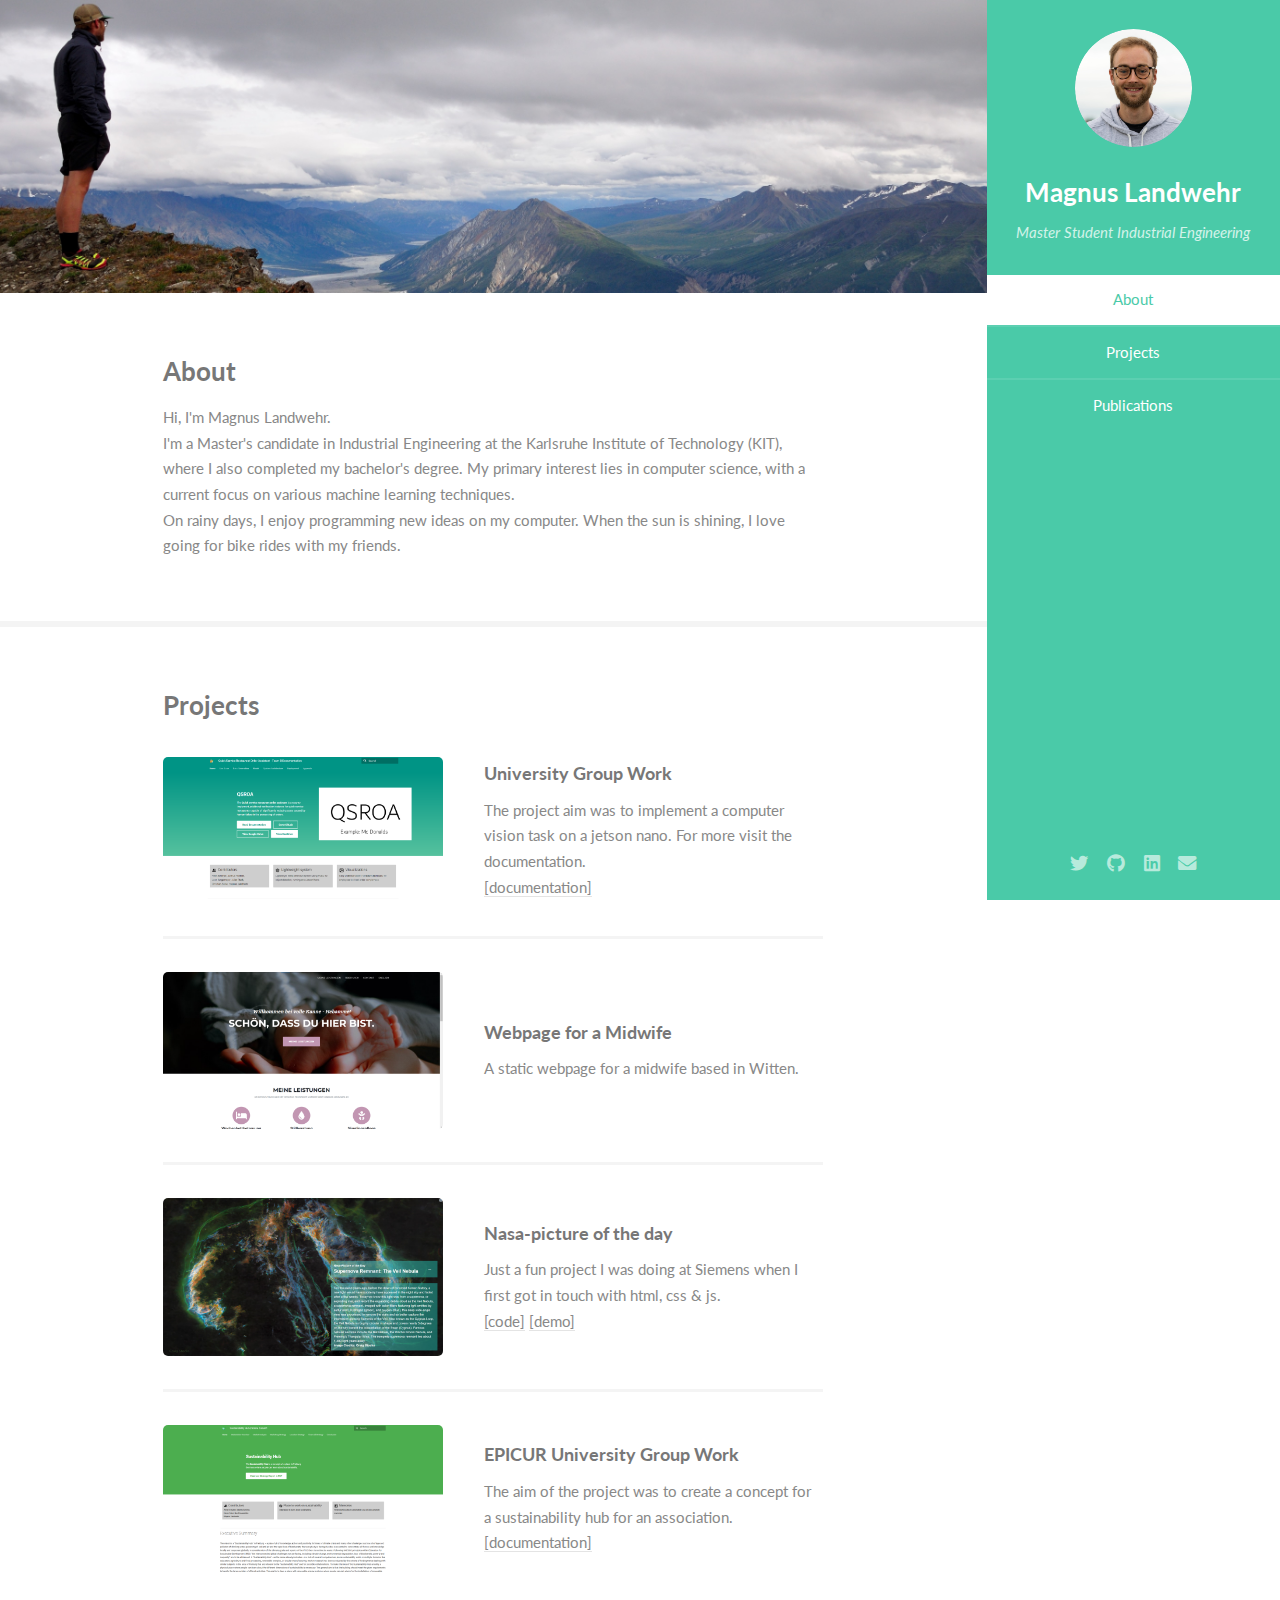
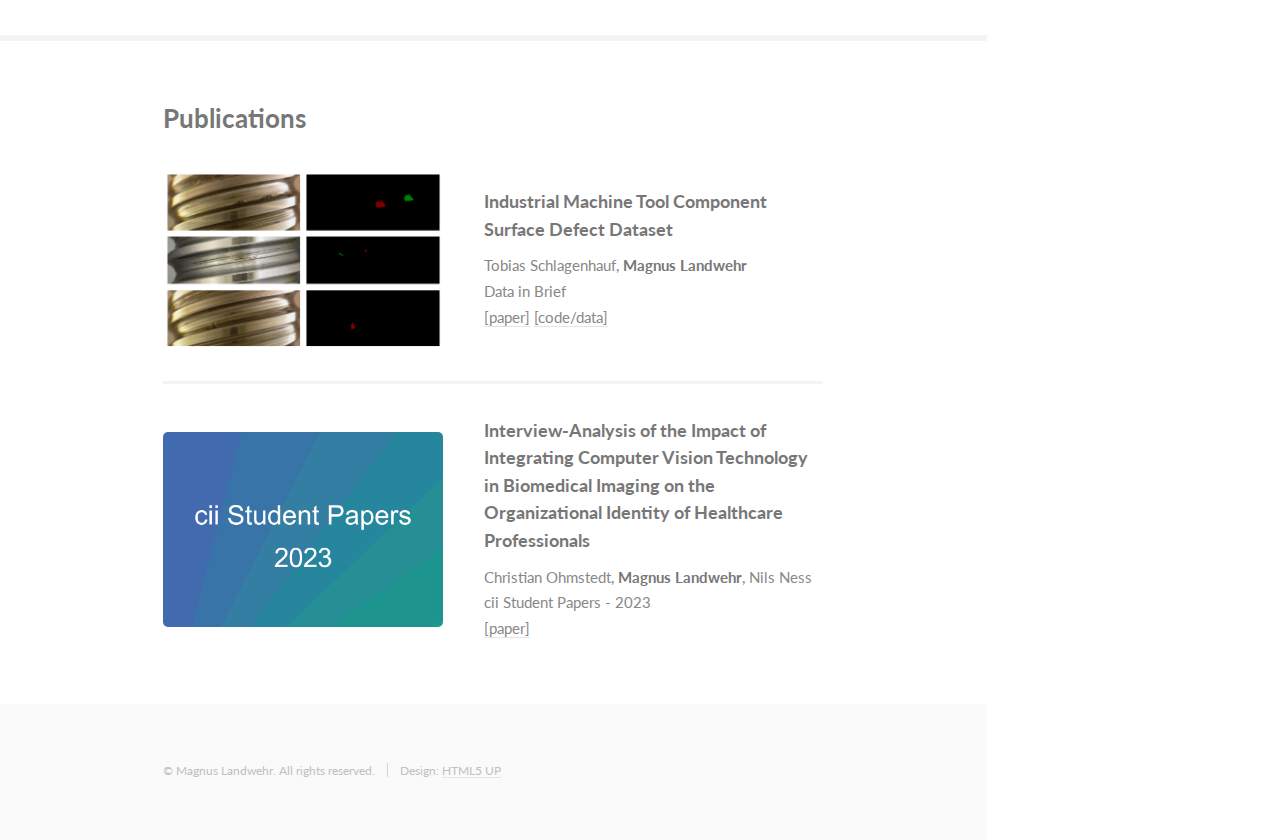
<file: index.html>
<!DOCTYPE HTML>
<!--
	Read Only by HTML5 UP
	html5up.net | @ajlkn
	Free for personal and commercial use under the CCA 3.0 license (html5up.net/license)
-->
<html>
	<head>
		<title>Magnus Landwehr</title>
		<meta charset="utf-8" />
		<meta name="viewport" content="width=device-width, initial-scale=1, user-scalable=no" />
		<meta name="description" content="Magnus Landwehrs own webpage.">
		<meta name="author" content="Magnus Landwehr">
		<meta name="keywords" content="about, about me, Magnus Landwehr, self, own, cv, vitae">
		
		<link rel="stylesheet" href="assets/css/main.css" />
	</head>
	<body class="is-preload">

		<!-- Header -->
			<section id="header">
				<header>
					<span class="image avatar"><img src="images/avatar.jpg" alt="" /></span>
					<h1 id="logo"><a href="#">Magnus Landwehr</a></h1>
					<p>Master Student Industrial Engineering</p>
				</header>
				<nav id="nav">
					<ul>
						<li><a href="#one" class="active">About</a></li>
						<li><a href="#two">Projects</a></li>
						<li><a href="#three">Publications</a></li>
						<!-- <li><a href="#four">CV</a></li> -->
					</ul>
				</nav>
				<footer>
					<ul class="icons">
						<li><a href="https://twitter.com/Sungsy4" class="icon brands fa-twitter"><span class="label">Twitter</span></a></li>
						<li><a href="https://github.com/sungsy" class="icon brands fa-github"><span class="label">Github</span></a></li>
						<li><a href="https://www.linkedin.com/in/magnus-landwehr-399b44144/" class="icon brands fa-linkedin"><span class="label">LinkedIn</span></a></li>
						<li><a href="mailto:magnus.landwehr@student.kit.edu" class="icon solid fa-envelope"><span class="label">Email</span></a></li>
					</ul>
				</footer>
			</section>

		<!-- Wrapper -->
			<div id="wrapper">

				<!-- Main -->
					<div id="main">

						<!-- One -->
							<section id="one">
								<div class="image main" data-position="center">
									<img src="images/banner.jpg" alt="" />
								</div>
								<div class="container">
									<h3>About</h3>

									<p>
										Hi, I'm Magnus Landwehr. <br>
										I'm a Master's candidate in Industrial Engineering at the Karlsruhe Institute of Technology (KIT), 
										where I also completed my bachelor's degree. My primary interest lies in computer science, 
										with a current focus on various machine learning techniques. <br>
										On rainy days, I enjoy programming new ideas on my computer. When the sun is shining, I love going for bike rides with my friends.
									</p>
								</div>
							</section>

						<!-- Two -->
							<section id="two">
								<div class="container">
									<h3>Projects</h3>
									<p></p>
									<div class="features">
										<article>
											<a href="https://aissgroup.github.io/documentation/" class="image"><img src="images/pic02.png" alt="" /></a>
											<div class="inner">
												<h4>University Group Work</h4>
												<p>The project aim was to implement a computer vision task on a jetson nano. For more visit the documentation.<br>
												<a href="https://aissgroup.github.io/documentation/">[documentation]</a></p>
											</div>
										</article>
										<article>
											<a class="image"><img src="images/pic04.png" alt="" /></a>
											<div class="inner">
												<h4>Webpage for a Midwife</h4>
												<p>A static webpage for a midwife based in Witten.<br>
											</div>
										</article>
										<article>
											<a href="https://sungsy.github.io/NasaPictureOfTheDay/" class="image"><img src="images/pic03.png" alt="" /></a>
											<div class="inner">
												<h4>Nasa-picture of the day</h4>
												<p>Just a fun project I was doing at Siemens when I first got in touch with html, css & js.<br>
												<a href="https://github.com/sungsy/NasaPictureOfTheDay">[code]</a> <a href="https://sungsy.github.io/NasaPictureOfTheDay/">[demo]</a></p>
											</div>
										</article>
										<article>
											<a href="https://sungsy.github.io/Sustainability_Hub/" class="image"><img src="images/pic06.png" alt="" /></a>
											<div class="inner">
												<h4>EPICUR University Group Work</h4>
												<p>The aim of the project was to create a concept for a sustainability hub for an association.<br>
												<a href="https://sungsy.github.io/Sustainability_Hub/">[documentation]</a></p>
											</div>
										</article>
									</div>
								</div>
							</section>
						<!-- Three -->
							<section id="three">
								<div class="container">
									<h3>Publications</h3>
									<p></p>
									<div class="features">
										<article>
											<a href="https://www.sciencedirect.com/science/article/pii/S2352340921009185" class="image"><img src="images/pic01.png" alt="" /></a>
											<div class="inner">
												<h4>Industrial Machine Tool Component
													Surface Defect Dataset</h4>
												<p>Tobias Schlagenhauf, <b>Magnus Landwehr</b><br>
												Data in Brief <br>
												<a href="https://www.sciencedirect.com/science/article/pii/S2352340921009185">[paper]</a> <a href="https://github.com/2Obe/BSData">[code/data]</a></p>
											</div>
										</article>
										<article>
											<a href="https://publikationen.bibliothek.kit.edu/1000162331" class="image"><img src="images/pic05.png" alt="" /></a>
											<div class="inner">
												<h4>Interview-Analysis of the Impact of Integrating Computer Vision Technology in 
													Biomedical Imaging on the Organizational Identity of Healthcare Professionals</h4>
												<p>Christian Ohmstedt, <b>Magnus Landwehr</b>, Nils Ness<br>
													cii Student Papers - 2023<br>
												<a href="https://publikationen.bibliothek.kit.edu/1000162331">[paper]</a></p>
											</div>
										</article>										
									</div>
								</div>
							</section>

						<!-- Four 
							<section id="four">
								<div class="container">
									<h3>CV</h3>
									<p>You can download my current CV <a href="documents/CV_for_github.pdf">here</a></p>

								</div>
							</section>						
						-->
					</div>

				<!-- Footer -->
					<section id="footer">
						<div class="container">
							<ul class="copyright">
								<li>&copy; Magnus Landwehr. All rights reserved.</li><li>Design: <a href="http://html5up.net">HTML5 UP</a></li>
							</ul>
						</div>
					</section>

			</div>

		<!-- Scripts -->
			<script src="assets/js/jquery.min.js"></script>
			<script src="assets/js/jquery.scrollex.min.js"></script>
			<script src="assets/js/jquery.scrolly.min.js"></script>
			<script src="assets/js/browser.min.js"></script>
			<script src="assets/js/breakpoints.min.js"></script>
			<script src="assets/js/util.js"></script>
			<script src="assets/js/main.js"></script>

	</body>
</html>
</file>
<file: assets/css/main.css>
@import url("fontawesome-all.min.css");
@import url("https://fonts.googleapis.com/css?family=Lato:400,400italic,700,700italic|Source+Code+Pro:400");

/*
	Read Only by HTML5 UP
	html5up.net | @ajlkn
	Free for personal and commercial use under the CCA 3.0 license (html5up.net/license)
*/

html, body, div, span, applet, object,
iframe, h1, h2, h3, h4, h5, h6, p, blockquote,
pre, a, abbr, acronym, address, big, cite,
code, del, dfn, em, img, ins, kbd, q, s, samp,
small, strike, strong, sub, sup, tt, var, b,
u, i, center, dl, dt, dd, ol, ul, li, fieldset,
form, label, legend, table, caption, tbody,
tfoot, thead, tr, th, td, article, aside,
canvas, details, embed, figure, figcaption,
footer, header, hgroup, menu, nav, output, ruby,
section, summary, time, mark, audio, video {
	margin: 0;
	padding: 0;
	border: 0;
	font-size: 100%;
	font: inherit;
	vertical-align: baseline;}

article, aside, details, figcaption, figure,
footer, header, hgroup, menu, nav, section {
	display: block;}

body {
	line-height: 1;
}

ol, ul {
	list-style: none;
}

blockquote, q {
	quotes: none;
}

	blockquote:before, blockquote:after, q:before, q:after {
		content: '';
		content: none;
	}

table {
	border-collapse: collapse;
	border-spacing: 0;
}

body {
	-webkit-text-size-adjust: none;
}

mark {
	background-color: transparent;
	color: inherit;
}

input::-moz-focus-inner {
	border: 0;
	padding: 0;
}

input, select, textarea {
	-moz-appearance: none;
	-webkit-appearance: none;
	-ms-appearance: none;
	appearance: none;
}

/* Basic */

	html {
		box-sizing: border-box;
	}

	*, *:before, *:after {
		box-sizing: inherit;
	}

	body {
		background: #fff;
	}

		body.is-preload *, body.is-preload *:before, body.is-preload *:after {
			-moz-animation: none !important;
			-webkit-animation: none !important;
			-ms-animation: none !important;
			animation: none !important;
			-moz-transition: none !important;
			-webkit-transition: none !important;
			-ms-transition: none !important;
			transition: none !important;
		}

	body, input, select, textarea {
		color: #888;
		font-family: "Lato", sans-serif;
		font-size: 16pt;
		font-weight: 400;
		line-height: 1.75em;
	}

	a {
		-moz-transition: color 0.2s ease-in-out, border-color 0.2s ease-in-out;
		-webkit-transition: color 0.2s ease-in-out, border-color 0.2s ease-in-out;
		-ms-transition: color 0.2s ease-in-out, border-color 0.2s ease-in-out;
		transition: color 0.2s ease-in-out, border-color 0.2s ease-in-out;
		border-bottom: solid 1px #e4e4e4;
		color: inherit;
		text-decoration: none;
	}

		a:hover {
			border-bottom-color: transparent;
			color: #4acaa8 !important;
		}

	strong, b {
		color: #777;
		font-weight: 700;
	}

	em, i {
		font-style: italic;
	}

	p {
		margin: 0 0 2.25em 0;
	}

	h1, h2, h3, h4, h5, h6 {
		color: #777;
		font-weight: 700;
		line-height: 1em;
		margin: 0 0 0.5625em 0;
	}

		h1 a, h2 a, h3 a, h4 a, h5 a, h6 a {
			border: 0;
			color: inherit;
			text-decoration: none;
		}

	h2 {
		font-size: 2em;
		line-height: 1.5em;
	}

	h3 {
		font-size: 1.75em;
		line-height: 1.5em;
	}

	h4 {
		font-size: 1.25em;
		line-height: 1.5em;
	}

	h5 {
		font-size: 0.9em;
		line-height: 1.5em;
	}

	h6 {
		font-size: 0.7em;
		line-height: 1.5em;
	}

	sub {
		font-size: 0.8em;
		position: relative;
		top: 0.5em;
	}

	sup {
		font-size: 0.8em;
		position: relative;
		top: -0.5em;
	}

	hr {
		border: 0;
		border-bottom: solid 2px #f4f4f4;
		margin: 2.25em 0;
	}

		hr.major {
			margin: 3.375em 0;
		}

	blockquote {
		border-left: solid 8px #e4e4e4;
		font-style: italic;
		margin: 0 0 2.25em 0;
		padding: 0.5em 0 0.5em 2em;
	}

	code {
		background: #555;
		border-radius: 5px;
		color: #fff;
		font-family: "Source Code Pro", monospace;
		font-size: 0.9em;
		margin: 0 0.25em;
		padding: 0.25em 0.65em;
	}

	pre {
		font-family: "Source Code Pro", monospace;
		font-size: 0.9em;
		margin: 0 0 2.25em 0;
	}

		pre code {
			-webkit-overflow-scrolling: touch;
			display: block;
			line-height: 1.5em;
			overflow-x: auto;
			padding: 1em 1.5em;
		}

	.align-left {
		text-align: left;
	}

	.align-center {
		text-align: center;
	}

	.align-right {
		text-align: right;
	}

/* Row */

	.row {
		display: flex;
		flex-wrap: wrap;
		box-sizing: border-box;
		align-items: stretch;
	}

		.row > * {
			box-sizing: border-box;
		}

		.row.gtr-uniform > * > :last-child {
			margin-bottom: 0;
		}

		.row.aln-left {
			justify-content: flex-start;
		}

		.row.aln-center {
			justify-content: center;
		}

		.row.aln-right {
			justify-content: flex-end;
		}

		.row.aln-top {
			align-items: flex-start;
		}

		.row.aln-middle {
			align-items: center;
		}

		.row.aln-bottom {
			align-items: flex-end;
		}

		.row > .imp {
			order: -1;
		}

		.row > .col-1 {
			width: 8.33333%;
		}

		.row > .off-1 {
			margin-left: 8.33333%;
		}

		.row > .col-2 {
			width: 16.66667%;
		}

		.row > .off-2 {
			margin-left: 16.66667%;
		}

		.row > .col-3 {
			width: 25%;
		}

		.row > .off-3 {
			margin-left: 25%;
		}

		.row > .col-4 {
			width: 33.33333%;
		}

		.row > .off-4 {
			margin-left: 33.33333%;
		}

		.row > .col-5 {
			width: 41.66667%;
		}

		.row > .off-5 {
			margin-left: 41.66667%;
		}

		.row > .col-6 {
			width: 50%;
		}

		.row > .off-6 {
			margin-left: 50%;
		}

		.row > .col-7 {
			width: 58.33333%;
		}

		.row > .off-7 {
			margin-left: 58.33333%;
		}

		.row > .col-8 {
			width: 66.66667%;
		}

		.row > .off-8 {
			margin-left: 66.66667%;
		}

		.row > .col-9 {
			width: 75%;
		}

		.row > .off-9 {
			margin-left: 75%;
		}

		.row > .col-10 {
			width: 83.33333%;
		}

		.row > .off-10 {
			margin-left: 83.33333%;
		}

		.row > .col-11 {
			width: 91.66667%;
		}

		.row > .off-11 {
			margin-left: 91.66667%;
		}

		.row > .col-12 {
			width: 100%;
		}

		.row > .off-12 {
			margin-left: 100%;
		}

		.row.gtr-0 {
			margin-top: 0;
			margin-left: 0em;
		}

			.row.gtr-0 > * {
				padding: 0 0 0 0em;
			}

			.row.gtr-0.gtr-uniform {
				margin-top: 0em;
			}

				.row.gtr-0.gtr-uniform > * {
					padding-top: 0em;
				}

		.row.gtr-25 {
			margin-top: 0;
			margin-left: -0.5em;
		}

			.row.gtr-25 > * {
				padding: 0 0 0 0.5em;
			}

			.row.gtr-25.gtr-uniform {
				margin-top: -0.5em;
			}

				.row.gtr-25.gtr-uniform > * {
					padding-top: 0.5em;
				}

		.row.gtr-50 {
			margin-top: 0;
			margin-left: -1em;
		}

			.row.gtr-50 > * {
				padding: 0 0 0 1em;
			}

			.row.gtr-50.gtr-uniform {
				margin-top: -1em;
			}

				.row.gtr-50.gtr-uniform > * {
					padding-top: 1em;
				}

		.row {
			margin-top: 0;
			margin-left: -2em;
		}

			.row > * {
				padding: 0 0 0 2em;
			}

			.row.gtr-uniform {
				margin-top: -2em;
			}

				.row.gtr-uniform > * {
					padding-top: 2em;
				}

		.row.gtr-150 {
			margin-top: 0;
			margin-left: -3em;
		}

			.row.gtr-150 > * {
				padding: 0 0 0 3em;
			}

			.row.gtr-150.gtr-uniform {
				margin-top: -3em;
			}

				.row.gtr-150.gtr-uniform > * {
					padding-top: 3em;
				}

		.row.gtr-200 {
			margin-top: 0;
			margin-left: -4em;
		}

			.row.gtr-200 > * {
				padding: 0 0 0 4em;
			}

			.row.gtr-200.gtr-uniform {
				margin-top: -4em;
			}

				.row.gtr-200.gtr-uniform > * {
					padding-top: 4em;
				}

		@media screen and (max-width: 1680px) {

			.row {
				display: flex;
				flex-wrap: wrap;
				box-sizing: border-box;
				align-items: stretch;
			}

				.row > * {
					box-sizing: border-box;
				}

				.row.gtr-uniform > * > :last-child {
					margin-bottom: 0;
				}

				.row.aln-left {
					justify-content: flex-start;
				}

				.row.aln-center {
					justify-content: center;
				}

				.row.aln-right {
					justify-content: flex-end;
				}

				.row.aln-top {
					align-items: flex-start;
				}

				.row.aln-middle {
					align-items: center;
				}

				.row.aln-bottom {
					align-items: flex-end;
				}

				.row > .imp-xlarge {
					order: -1;
				}

				.row > .col-1-xlarge {
					width: 8.33333%;
				}

				.row > .off-1-xlarge {
					margin-left: 8.33333%;
				}

				.row > .col-2-xlarge {
					width: 16.66667%;
				}

				.row > .off-2-xlarge {
					margin-left: 16.66667%;
				}

				.row > .col-3-xlarge {
					width: 25%;
				}

				.row > .off-3-xlarge {
					margin-left: 25%;
				}

				.row > .col-4-xlarge {
					width: 33.33333%;
				}

				.row > .off-4-xlarge {
					margin-left: 33.33333%;
				}

				.row > .col-5-xlarge {
					width: 41.66667%;
				}

				.row > .off-5-xlarge {
					margin-left: 41.66667%;
				}

				.row > .col-6-xlarge {
					width: 50%;
				}

				.row > .off-6-xlarge {
					margin-left: 50%;
				}

				.row > .col-7-xlarge {
					width: 58.33333%;
				}

				.row > .off-7-xlarge {
					margin-left: 58.33333%;
				}

				.row > .col-8-xlarge {
					width: 66.66667%;
				}

				.row > .off-8-xlarge {
					margin-left: 66.66667%;
				}

				.row > .col-9-xlarge {
					width: 75%;
				}

				.row > .off-9-xlarge {
					margin-left: 75%;
				}

				.row > .col-10-xlarge {
					width: 83.33333%;
				}

				.row > .off-10-xlarge {
					margin-left: 83.33333%;
				}

				.row > .col-11-xlarge {
					width: 91.66667%;
				}

				.row > .off-11-xlarge {
					margin-left: 91.66667%;
				}

				.row > .col-12-xlarge {
					width: 100%;
				}

				.row > .off-12-xlarge {
					margin-left: 100%;
				}

				.row.gtr-0 {
					margin-top: 0;
					margin-left: 0em;
				}

					.row.gtr-0 > * {
						padding: 0 0 0 0em;
					}

					.row.gtr-0.gtr-uniform {
						margin-top: 0em;
					}

						.row.gtr-0.gtr-uniform > * {
							padding-top: 0em;
						}

				.row.gtr-25 {
					margin-top: 0;
					margin-left: -0.5em;
				}

					.row.gtr-25 > * {
						padding: 0 0 0 0.5em;
					}

					.row.gtr-25.gtr-uniform {
						margin-top: -0.5em;
					}

						.row.gtr-25.gtr-uniform > * {
							padding-top: 0.5em;
						}

				.row.gtr-50 {
					margin-top: 0;
					margin-left: -1em;
				}

					.row.gtr-50 > * {
						padding: 0 0 0 1em;
					}

					.row.gtr-50.gtr-uniform {
						margin-top: -1em;
					}

						.row.gtr-50.gtr-uniform > * {
							padding-top: 1em;
						}

				.row {
					margin-top: 0;
					margin-left: -2em;
				}

					.row > * {
						padding: 0 0 0 2em;
					}

					.row.gtr-uniform {
						margin-top: -2em;
					}

						.row.gtr-uniform > * {
							padding-top: 2em;
						}

				.row.gtr-150 {
					margin-top: 0;
					margin-left: -3em;
				}

					.row.gtr-150 > * {
						padding: 0 0 0 3em;
					}

					.row.gtr-150.gtr-uniform {
						margin-top: -3em;
					}

						.row.gtr-150.gtr-uniform > * {
							padding-top: 3em;
						}

				.row.gtr-200 {
					margin-top: 0;
					margin-left: -4em;
				}

					.row.gtr-200 > * {
						padding: 0 0 0 4em;
					}

					.row.gtr-200.gtr-uniform {
						margin-top: -4em;
					}

						.row.gtr-200.gtr-uniform > * {
							padding-top: 4em;
						}

		}

		@media screen and (max-width: 1280px) {

			.row {
				display: flex;
				flex-wrap: wrap;
				box-sizing: border-box;
				align-items: stretch;
			}

				.row > * {
					box-sizing: border-box;
				}

				.row.gtr-uniform > * > :last-child {
					margin-bottom: 0;
				}

				.row.aln-left {
					justify-content: flex-start;
				}

				.row.aln-center {
					justify-content: center;
				}

				.row.aln-right {
					justify-content: flex-end;
				}

				.row.aln-top {
					align-items: flex-start;
				}

				.row.aln-middle {
					align-items: center;
				}

				.row.aln-bottom {
					align-items: flex-end;
				}

				.row > .imp-large {
					order: -1;
				}

				.row > .col-1-large {
					width: 8.33333%;
				}

				.row > .off-1-large {
					margin-left: 8.33333%;
				}

				.row > .col-2-large {
					width: 16.66667%;
				}

				.row > .off-2-large {
					margin-left: 16.66667%;
				}

				.row > .col-3-large {
					width: 25%;
				}

				.row > .off-3-large {
					margin-left: 25%;
				}

				.row > .col-4-large {
					width: 33.33333%;
				}

				.row > .off-4-large {
					margin-left: 33.33333%;
				}

				.row > .col-5-large {
					width: 41.66667%;
				}

				.row > .off-5-large {
					margin-left: 41.66667%;
				}

				.row > .col-6-large {
					width: 50%;
				}

				.row > .off-6-large {
					margin-left: 50%;
				}

				.row > .col-7-large {
					width: 58.33333%;
				}

				.row > .off-7-large {
					margin-left: 58.33333%;
				}

				.row > .col-8-large {
					width: 66.66667%;
				}

				.row > .off-8-large {
					margin-left: 66.66667%;
				}

				.row > .col-9-large {
					width: 75%;
				}

				.row > .off-9-large {
					margin-left: 75%;
				}

				.row > .col-10-large {
					width: 83.33333%;
				}

				.row > .off-10-large {
					margin-left: 83.33333%;
				}

				.row > .col-11-large {
					width: 91.66667%;
				}

				.row > .off-11-large {
					margin-left: 91.66667%;
				}

				.row > .col-12-large {
					width: 100%;
				}

				.row > .off-12-large {
					margin-left: 100%;
				}

				.row.gtr-0 {
					margin-top: 0;
					margin-left: 0em;
				}

					.row.gtr-0 > * {
						padding: 0 0 0 0em;
					}

					.row.gtr-0.gtr-uniform {
						margin-top: 0em;
					}

						.row.gtr-0.gtr-uniform > * {
							padding-top: 0em;
						}

				.row.gtr-25 {
					margin-top: 0;
					margin-left: -0.375em;
				}

					.row.gtr-25 > * {
						padding: 0 0 0 0.375em;
					}

					.row.gtr-25.gtr-uniform {
						margin-top: -0.375em;
					}

						.row.gtr-25.gtr-uniform > * {
							padding-top: 0.375em;
						}

				.row.gtr-50 {
					margin-top: 0;
					margin-left: -0.75em;
				}

					.row.gtr-50 > * {
						padding: 0 0 0 0.75em;
					}

					.row.gtr-50.gtr-uniform {
						margin-top: -0.75em;
					}

						.row.gtr-50.gtr-uniform > * {
							padding-top: 0.75em;
						}

				.row {
					margin-top: 0;
					margin-left: -1.5em;
				}

					.row > * {
						padding: 0 0 0 1.5em;
					}

					.row.gtr-uniform {
						margin-top: -1.5em;
					}

						.row.gtr-uniform > * {
							padding-top: 1.5em;
						}

				.row.gtr-150 {
					margin-top: 0;
					margin-left: -2.25em;
				}

					.row.gtr-150 > * {
						padding: 0 0 0 2.25em;
					}

					.row.gtr-150.gtr-uniform {
						margin-top: -2.25em;
					}

						.row.gtr-150.gtr-uniform > * {
							padding-top: 2.25em;
						}

				.row.gtr-200 {
					margin-top: 0;
					margin-left: -3em;
				}

					.row.gtr-200 > * {
						padding: 0 0 0 3em;
					}

					.row.gtr-200.gtr-uniform {
						margin-top: -3em;
					}

						.row.gtr-200.gtr-uniform > * {
							padding-top: 3em;
						}

		}

		@media screen and (max-width: 1024px) {

			.row {
				display: flex;
				flex-wrap: wrap;
				box-sizing: border-box;
				align-items: stretch;
			}

				.row > * {
					box-sizing: border-box;
				}

				.row.gtr-uniform > * > :last-child {
					margin-bottom: 0;
				}

				.row.aln-left {
					justify-content: flex-start;
				}

				.row.aln-center {
					justify-content: center;
				}

				.row.aln-right {
					justify-content: flex-end;
				}

				.row.aln-top {
					align-items: flex-start;
				}

				.row.aln-middle {
					align-items: center;
				}

				.row.aln-bottom {
					align-items: flex-end;
				}

				.row > .imp-medium {
					order: -1;
				}

				.row > .col-1-medium {
					width: 8.33333%;
				}

				.row > .off-1-medium {
					margin-left: 8.33333%;
				}

				.row > .col-2-medium {
					width: 16.66667%;
				}

				.row > .off-2-medium {
					margin-left: 16.66667%;
				}

				.row > .col-3-medium {
					width: 25%;
				}

				.row > .off-3-medium {
					margin-left: 25%;
				}

				.row > .col-4-medium {
					width: 33.33333%;
				}

				.row > .off-4-medium {
					margin-left: 33.33333%;
				}

				.row > .col-5-medium {
					width: 41.66667%;
				}

				.row > .off-5-medium {
					margin-left: 41.66667%;
				}

				.row > .col-6-medium {
					width: 50%;
				}

				.row > .off-6-medium {
					margin-left: 50%;
				}

				.row > .col-7-medium {
					width: 58.33333%;
				}

				.row > .off-7-medium {
					margin-left: 58.33333%;
				}

				.row > .col-8-medium {
					width: 66.66667%;
				}

				.row > .off-8-medium {
					margin-left: 66.66667%;
				}

				.row > .col-9-medium {
					width: 75%;
				}

				.row > .off-9-medium {
					margin-left: 75%;
				}

				.row > .col-10-medium {
					width: 83.33333%;
				}

				.row > .off-10-medium {
					margin-left: 83.33333%;
				}

				.row > .col-11-medium {
					width: 91.66667%;
				}

				.row > .off-11-medium {
					margin-left: 91.66667%;
				}

				.row > .col-12-medium {
					width: 100%;
				}

				.row > .off-12-medium {
					margin-left: 100%;
				}

				.row.gtr-0 {
					margin-top: 0;
					margin-left: 0em;
				}

					.row.gtr-0 > * {
						padding: 0 0 0 0em;
					}

					.row.gtr-0.gtr-uniform {
						margin-top: 0em;
					}

						.row.gtr-0.gtr-uniform > * {
							padding-top: 0em;
						}

				.row.gtr-25 {
					margin-top: 0;
					margin-left: -0.375em;
				}

					.row.gtr-25 > * {
						padding: 0 0 0 0.375em;
					}

					.row.gtr-25.gtr-uniform {
						margin-top: -0.375em;
					}

						.row.gtr-25.gtr-uniform > * {
							padding-top: 0.375em;
						}

				.row.gtr-50 {
					margin-top: 0;
					margin-left: -0.75em;
				}

					.row.gtr-50 > * {
						padding: 0 0 0 0.75em;
					}

					.row.gtr-50.gtr-uniform {
						margin-top: -0.75em;
					}

						.row.gtr-50.gtr-uniform > * {
							padding-top: 0.75em;
						}

				.row {
					margin-top: 0;
					margin-left: -1.5em;
				}

					.row > * {
						padding: 0 0 0 1.5em;
					}

					.row.gtr-uniform {
						margin-top: -1.5em;
					}

						.row.gtr-uniform > * {
							padding-top: 1.5em;
						}

				.row.gtr-150 {
					margin-top: 0;
					margin-left: -2.25em;
				}

					.row.gtr-150 > * {
						padding: 0 0 0 2.25em;
					}

					.row.gtr-150.gtr-uniform {
						margin-top: -2.25em;
					}

						.row.gtr-150.gtr-uniform > * {
							padding-top: 2.25em;
						}

				.row.gtr-200 {
					margin-top: 0;
					margin-left: -3em;
				}

					.row.gtr-200 > * {
						padding: 0 0 0 3em;
					}

					.row.gtr-200.gtr-uniform {
						margin-top: -3em;
					}

						.row.gtr-200.gtr-uniform > * {
							padding-top: 3em;
						}

		}

		@media screen and (max-width: 736px) {

			.row {
				display: flex;
				flex-wrap: wrap;
				box-sizing: border-box;
				align-items: stretch;
			}

				.row > * {
					box-sizing: border-box;
				}

				.row.gtr-uniform > * > :last-child {
					margin-bottom: 0;
				}

				.row.aln-left {
					justify-content: flex-start;
				}

				.row.aln-center {
					justify-content: center;
				}

				.row.aln-right {
					justify-content: flex-end;
				}

				.row.aln-top {
					align-items: flex-start;
				}

				.row.aln-middle {
					align-items: center;
				}

				.row.aln-bottom {
					align-items: flex-end;
				}

				.row > .imp-small {
					order: -1;
				}

				.row > .col-1-small {
					width: 8.33333%;
				}

				.row > .off-1-small {
					margin-left: 8.33333%;
				}

				.row > .col-2-small {
					width: 16.66667%;
				}

				.row > .off-2-small {
					margin-left: 16.66667%;
				}

				.row > .col-3-small {
					width: 25%;
				}

				.row > .off-3-small {
					margin-left: 25%;
				}

				.row > .col-4-small {
					width: 33.33333%;
				}

				.row > .off-4-small {
					margin-left: 33.33333%;
				}

				.row > .col-5-small {
					width: 41.66667%;
				}

				.row > .off-5-small {
					margin-left: 41.66667%;
				}

				.row > .col-6-small {
					width: 50%;
				}

				.row > .off-6-small {
					margin-left: 50%;
				}

				.row > .col-7-small {
					width: 58.33333%;
				}

				.row > .off-7-small {
					margin-left: 58.33333%;
				}

				.row > .col-8-small {
					width: 66.66667%;
				}

				.row > .off-8-small {
					margin-left: 66.66667%;
				}

				.row > .col-9-small {
					width: 75%;
				}

				.row > .off-9-small {
					margin-left: 75%;
				}

				.row > .col-10-small {
					width: 83.33333%;
				}

				.row > .off-10-small {
					margin-left: 83.33333%;
				}

				.row > .col-11-small {
					width: 91.66667%;
				}

				.row > .off-11-small {
					margin-left: 91.66667%;
				}

				.row > .col-12-small {
					width: 100%;
				}

				.row > .off-12-small {
					margin-left: 100%;
				}

				.row.gtr-0 {
					margin-top: 0;
					margin-left: 0em;
				}

					.row.gtr-0 > * {
						padding: 0 0 0 0em;
					}

					.row.gtr-0.gtr-uniform {
						margin-top: 0em;
					}

						.row.gtr-0.gtr-uniform > * {
							padding-top: 0em;
						}

				.row.gtr-25 {
					margin-top: 0;
					margin-left: -0.3125em;
				}

					.row.gtr-25 > * {
						padding: 0 0 0 0.3125em;
					}

					.row.gtr-25.gtr-uniform {
						margin-top: -0.3125em;
					}

						.row.gtr-25.gtr-uniform > * {
							padding-top: 0.3125em;
						}

				.row.gtr-50 {
					margin-top: 0;
					margin-left: -0.625em;
				}

					.row.gtr-50 > * {
						padding: 0 0 0 0.625em;
					}

					.row.gtr-50.gtr-uniform {
						margin-top: -0.625em;
					}

						.row.gtr-50.gtr-uniform > * {
							padding-top: 0.625em;
						}

				.row {
					margin-top: 0;
					margin-left: -1.25em;
				}

					.row > * {
						padding: 0 0 0 1.25em;
					}

					.row.gtr-uniform {
						margin-top: -1.25em;
					}

						.row.gtr-uniform > * {
							padding-top: 1.25em;
						}

				.row.gtr-150 {
					margin-top: 0;
					margin-left: -1.875em;
				}

					.row.gtr-150 > * {
						padding: 0 0 0 1.875em;
					}

					.row.gtr-150.gtr-uniform {
						margin-top: -1.875em;
					}

						.row.gtr-150.gtr-uniform > * {
							padding-top: 1.875em;
						}

				.row.gtr-200 {
					margin-top: 0;
					margin-left: -2.5em;
				}

					.row.gtr-200 > * {
						padding: 0 0 0 2.5em;
					}

					.row.gtr-200.gtr-uniform {
						margin-top: -2.5em;
					}

						.row.gtr-200.gtr-uniform > * {
							padding-top: 2.5em;
						}

		}

		@media screen and (max-width: 480px) {

			.row {
				display: flex;
				flex-wrap: wrap;
				box-sizing: border-box;
				align-items: stretch;
			}

				.row > * {
					box-sizing: border-box;
				}

				.row.gtr-uniform > * > :last-child {
					margin-bottom: 0;
				}

				.row.aln-left {
					justify-content: flex-start;
				}

				.row.aln-center {
					justify-content: center;
				}

				.row.aln-right {
					justify-content: flex-end;
				}

				.row.aln-top {
					align-items: flex-start;
				}

				.row.aln-middle {
					align-items: center;
				}

				.row.aln-bottom {
					align-items: flex-end;
				}

				.row > .imp-xsmall {
					order: -1;
				}

				.row > .col-1-xsmall {
					width: 8.33333%;
				}

				.row > .off-1-xsmall {
					margin-left: 8.33333%;
				}

				.row > .col-2-xsmall {
					width: 16.66667%;
				}

				.row > .off-2-xsmall {
					margin-left: 16.66667%;
				}

				.row > .col-3-xsmall {
					width: 25%;
				}

				.row > .off-3-xsmall {
					margin-left: 25%;
				}

				.row > .col-4-xsmall {
					width: 33.33333%;
				}

				.row > .off-4-xsmall {
					margin-left: 33.33333%;
				}

				.row > .col-5-xsmall {
					width: 41.66667%;
				}

				.row > .off-5-xsmall {
					margin-left: 41.66667%;
				}

				.row > .col-6-xsmall {
					width: 50%;
				}

				.row > .off-6-xsmall {
					margin-left: 50%;
				}

				.row > .col-7-xsmall {
					width: 58.33333%;
				}

				.row > .off-7-xsmall {
					margin-left: 58.33333%;
				}

				.row > .col-8-xsmall {
					width: 66.66667%;
				}

				.row > .off-8-xsmall {
					margin-left: 66.66667%;
				}

				.row > .col-9-xsmall {
					width: 75%;
				}

				.row > .off-9-xsmall {
					margin-left: 75%;
				}

				.row > .col-10-xsmall {
					width: 83.33333%;
				}

				.row > .off-10-xsmall {
					margin-left: 83.33333%;
				}

				.row > .col-11-xsmall {
					width: 91.66667%;
				}

				.row > .off-11-xsmall {
					margin-left: 91.66667%;
				}

				.row > .col-12-xsmall {
					width: 100%;
				}

				.row > .off-12-xsmall {
					margin-left: 100%;
				}

				.row.gtr-0 {
					margin-top: 0;
					margin-left: 0em;
				}

					.row.gtr-0 > * {
						padding: 0 0 0 0em;
					}

					.row.gtr-0.gtr-uniform {
						margin-top: 0em;
					}

						.row.gtr-0.gtr-uniform > * {
							padding-top: 0em;
						}

				.row.gtr-25 {
					margin-top: 0;
					margin-left: -0.3125em;
				}

					.row.gtr-25 > * {
						padding: 0 0 0 0.3125em;
					}

					.row.gtr-25.gtr-uniform {
						margin-top: -0.3125em;
					}

						.row.gtr-25.gtr-uniform > * {
							padding-top: 0.3125em;
						}

				.row.gtr-50 {
					margin-top: 0;
					margin-left: -0.625em;
				}

					.row.gtr-50 > * {
						padding: 0 0 0 0.625em;
					}

					.row.gtr-50.gtr-uniform {
						margin-top: -0.625em;
					}

						.row.gtr-50.gtr-uniform > * {
							padding-top: 0.625em;
						}

				.row {
					margin-top: 0;
					margin-left: -1.25em;
				}

					.row > * {
						padding: 0 0 0 1.25em;
					}

					.row.gtr-uniform {
						margin-top: -1.25em;
					}

						.row.gtr-uniform > * {
							padding-top: 1.25em;
						}

				.row.gtr-150 {
					margin-top: 0;
					margin-left: -1.875em;
				}

					.row.gtr-150 > * {
						padding: 0 0 0 1.875em;
					}

					.row.gtr-150.gtr-uniform {
						margin-top: -1.875em;
					}

						.row.gtr-150.gtr-uniform > * {
							padding-top: 1.875em;
						}

				.row.gtr-200 {
					margin-top: 0;
					margin-left: -2.5em;
				}

					.row.gtr-200 > * {
						padding: 0 0 0 2.5em;
					}

					.row.gtr-200.gtr-uniform {
						margin-top: -2.5em;
					}

						.row.gtr-200.gtr-uniform > * {
							padding-top: 2.5em;
						}

		}

/* Container */

	.container {
		margin: 0 auto;
		max-width: calc(100% - 4.5em);
		width: 45em;
	}

		.container.xsmall {
			width: 11.25em;
		}

		.container.small {
			width: 22.5em;
		}

		.container.medium {
			width: 33.75em;
		}

		.container.large {
			width: 56.25em;
		}

		.container.xlarge {
			width: 67.5em;
		}

		.container.max {
			width: 100%;
		}

		@media screen and (max-width: 1024px) {

			.container {
				width: 100% !important;
			}

		}

		@media screen and (max-width: 480px) {

			.container {
				max-width: calc(100% - 3.375em);
			}

		}

/* Section/Article */

	section.special, article.special {
		text-align: center;
	}

	header p {
		color: #aaa;
		position: relative;
		margin: 0 0 1.6875em 0;
	}

	header h2 + p {
		font-size: 1.25em;
		margin-top: -0.5em;
		line-height: 1.5em;
	}

	header h3 + p {
		font-size: 1.1em;
		margin-top: -0.35em;
		line-height: 1.5em;
	}

	header h4 + p,
	header h5 + p,
	header h6 + p {
		font-size: 0.9em;
		margin-top: -0.25em;
		line-height: 1.5em;
	}

	header.major h2 {
		color: #4acaa8;
		font-size: 3.5em;
	}

		header.major h2 + p {
			color: #777;
			font-size: 1.75em;
			font-weight: 700;
			margin-top: -0.75em;
		}

/* Form */

	form {
		margin: 0 0 2.25em 0;
	}

	label {
		color: #777;
		display: block;
		font-size: 0.9em;
		font-weight: 700;
		margin: 0 0 1.125em 0;
	}

	input::-moz-focus-inner {
		border: 0;
		padding: 0;
	}

	input[type="text"],
	input[type="password"],
	input[type="email"],
	select,
	textarea {
		-moz-appearance: none;
		-webkit-appearance: none;
		-ms-appearance: none;
		appearance: none;
		border-radius: 5px;
		border: none;
		border: solid 2px #e4e4e4;
		color: inherit;
		display: block;
		outline: 0;
		padding: 0 1em;
		text-decoration: none;
		width: 100%;
	}

		input[type="text"]:invalid,
		input[type="password"]:invalid,
		input[type="email"]:invalid,
		select:invalid,
		textarea:invalid {
			box-shadow: none;
		}

		input[type="text"]:focus,
		input[type="password"]:focus,
		input[type="email"]:focus,
		select:focus,
		textarea:focus {
			border-color: #4acaa8;
		}

	select {
		background-image: url("data:image/svg+xml;charset=utf8,%3Csvg xmlns='http://www.w3.org/2000/svg' width='40' height='40' preserveAspectRatio='none' viewBox='0 0 40 40'%3E%3Cpath d='M9.4,12.3l10.4,10.4l10.4-10.4c0.2-0.2,0.5-0.4,0.9-0.4c0.3,0,0.6,0.1,0.9,0.4l3.3,3.3c0.2,0.2,0.4,0.5,0.4,0.9 c0,0.4-0.1,0.6-0.4,0.9L20.7,31.9c-0.2,0.2-0.5,0.4-0.9,0.4c-0.3,0-0.6-0.1-0.9-0.4L4.3,17.3c-0.2-0.2-0.4-0.5-0.4-0.9 c0-0.4,0.1-0.6,0.4-0.9l3.3-3.3c0.2-0.2,0.5-0.4,0.9-0.4S9.1,12.1,9.4,12.3z' fill='%23e4e4e4' /%3E%3C/svg%3E");
		background-size: 1.25em;
		background-repeat: no-repeat;
		background-position: calc(100% - 1em) center;
		height: 2.75em;
		padding-right: 2.75em;
		text-overflow: ellipsis;
	}

		select option {
			color: #777;
			background: #fff;
		}

		select:focus::-ms-value {
			background-color: transparent;
		}

		select::-ms-expand {
			display: none;
		}

	input[type="text"],
	input[type="password"],
	input[type="email"],
	select {
		height: 2.75em;
	}

	textarea {
		padding: 0.75em 1em;
	}

	input[type="checkbox"],
	input[type="radio"] {
		-moz-appearance: none;
		-webkit-appearance: none;
		-ms-appearance: none;
		appearance: none;
		display: block;
		float: left;
		margin-right: -2em;
		opacity: 0;
		width: 1em;
		z-index: -1;
	}

		input[type="checkbox"] + label,
		input[type="radio"] + label {
			text-decoration: none;
			color: #888;
			cursor: pointer;
			display: inline-block;
			font-size: 1em;
			font-weight: 400;
			padding-left: 2.4em;
			padding-right: 0.75em;
			position: relative;
		}

			input[type="checkbox"] + label:before,
			input[type="radio"] + label:before {
				-moz-osx-font-smoothing: grayscale;
				-webkit-font-smoothing: antialiased;
				display: inline-block;
				font-style: normal;
				font-variant: normal;
				text-rendering: auto;
				line-height: 1;
				text-transform: none !important;
				font-family: 'Font Awesome 5 Free';
				font-weight: 900;
			}

			input[type="checkbox"] + label:before,
			input[type="radio"] + label:before {
				background: #fafafa;
				border-radius: 5px;
				border: solid 2px #e4e4e4;
				content: '';
				display: inline-block;
				font-size: 0.8em;
				height: 2.0625em;
				left: 0;
				line-height: 2.0625em;
				position: absolute;
				text-align: center;
				top: 0;
				width: 2.0625em;
			}

		input[type="checkbox"]:checked + label:before,
		input[type="radio"]:checked + label:before {
			background: #989898;
			border-color: #989898;
			color: #ffffff;
			content: '\f00c';
		}

		input[type="checkbox"]:focus + label:before,
		input[type="radio"]:focus + label:before {
			border-color: #4acaa8;
		}

	input[type="checkbox"] + label:before {
		border-radius: 5px;
	}

	input[type="radio"] + label:before {
		border-radius: 100%;
	}

	::-webkit-input-placeholder {
		color: #aaa !important;
		font-style: italic;
		opacity: 1.0;
	}

	:-moz-placeholder {
		color: #aaa !important;
		font-style: italic;
		opacity: 1.0;
	}

	::-moz-placeholder {
		color: #aaa !important;
		font-style: italic;
		opacity: 1.0;
	}

	:-ms-input-placeholder {
		color: #aaa !important;
		font-style: italic;
		opacity: 1.0;
	}

/* Box */

	.box {
		border-radius: 5px;
		border: solid 2px #e4e4e4;
		margin-bottom: 2.25em;
		padding: 1.5em;
	}

		.box > :last-child,
		.box > :last-child > :last-child,
		.box > :last-child > :last-child > :last-child {
			margin-bottom: 0;
		}

		.box.alt {
			border: 0;
			border-radius: 0;
			padding: 0;
		}

/* Icon */

	.icon {
		text-decoration: none;
		border-bottom: none;
		position: relative;
	}

		.icon:before {
			-moz-osx-font-smoothing: grayscale;
			-webkit-font-smoothing: antialiased;
			display: inline-block;
			font-style: normal;
			font-variant: normal;
			text-rendering: auto;
			line-height: 1;
			text-transform: none !important;
			font-family: 'Font Awesome 5 Free';
			font-weight: 400;
		}

		.icon > .label {
			display: none;
		}

		.icon:before {
			line-height: inherit;
		}

		.icon.solid:before {
			font-weight: 900;
		}

		.icon.brands:before {
			font-family: 'Font Awesome 5 Brands';
		}

/* Image */

	.image {
		border-radius: 5px;
		border: 0;
		display: inline-block;
		position: relative;
	}

		.image[data-position] img {
			-moz-object-fit: cover;
			-webkit-object-fit: cover;
			-ms-object-fit: cover;
			object-fit: cover;
			display: block;
			position: absolute;
			top: 0;
			left: 0;
			width: 100%;
			height: 100%;
		}

		.image[data-position="top left"] img {
			-moz-object-position: top left;
			-webkit-object-position: top left;
			-ms-object-position: top left;
			object-position: top left;
		}

		.image[data-position="top"] img {
			-moz-object-position: top;
			-webkit-object-position: top;
			-ms-object-position: top;
			object-position: top;
		}

		.image[data-position="top right"] img {
			-moz-object-position: top right;
			-webkit-object-position: top right;
			-ms-object-position: top right;
			object-position: top right;
		}

		.image[data-position="right"] img {
			-moz-object-position: right;
			-webkit-object-position: right;
			-ms-object-position: right;
			object-position: right;
		}

		.image[data-position="bottom right"] img {
			-moz-object-position: bottom right;
			-webkit-object-position: bottom right;
			-ms-object-position: bottom right;
			object-position: bottom right;
		}

		.image[data-position="bottom"] img {
			-moz-object-position: bottom;
			-webkit-object-position: bottom;
			-ms-object-position: bottom;
			object-position: bottom;
		}

		.image[data-position="bottom left"] img {
			-moz-object-position: bottom left;
			-webkit-object-position: bottom left;
			-ms-object-position: bottom left;
			object-position: bottom left;
		}

		.image[data-position="left"] img {
			-moz-object-position: left;
			-webkit-object-position: left;
			-ms-object-position: left;
			object-position: left;
		}

		.image[data-position="center"] img {
			-moz-object-position: center;
			-webkit-object-position: center;
			-ms-object-position: center;
			object-position: center;
		}

		.image[data-position="25% 25%"] img {
			-moz-object-position: 25% 25%;
			-webkit-object-position: 25% 25%;
			-ms-object-position: 25% 25%;
			object-position: 25% 25%;
		}

		.image[data-position="75% 25%"] img {
			-moz-object-position: 75% 25%;
			-webkit-object-position: 75% 25%;
			-ms-object-position: 75% 25%;
			object-position: 75% 25%;
		}

		.image[data-position="75% 75%"] img {
			-moz-object-position: 75% 75%;
			-webkit-object-position: 75% 75%;
			-ms-object-position: 75% 75%;
			object-position: 75% 75%;
		}

		.image[data-position="25% 75%"] img {
			-moz-object-position: 25% 75%;
			-webkit-object-position: 25% 75%;
			-ms-object-position: 25% 75%;
			object-position: 25% 75%;
		}

		.image img {
			border-radius: 5px;
			display: block;
		}

		.image.left {
			float: left;
			margin: 0 2.5em 2em 0;
			top: 0.25em;
		}

		.image.right {
			float: right;
			margin: 0 0 2em 2.5em;
			top: 0.25em;
		}

		.image.fit {
			display: block;
			margin: 0 0 2.25em 0;
			width: 100%;
		}

			.image.fit img {
				display: block;
				width: 100%;
			}

		.image.avatar {
			border-radius: 100%;
			overflow: hidden;
		}

			.image.avatar img {
				border-radius: 100%;
				display: block;
				width: 100%;
			}

		.image.main {
			display: block;
			height: 20em;
			border-radius: 0;
		}

			.image.main img {
				border-radius: 0;
			}

/* List */

	ol {
		list-style: decimal;
		margin: 0 0 2.25em 0;
		padding-left: 1.25em;
	}

		ol li {
			padding-left: 0.25em;
		}

	ul {
		list-style: disc;
		margin: 0 0 2.25em 0;
		padding-left: 1em;
	}

		ul li {
			padding-left: 0.5em;
		}

		ul.alt {
			list-style: none;
			padding-left: 0;
		}

			ul.alt li {
				border-top: solid 2px #f4f4f4;
				padding: 0.5em 0;
			}

				ul.alt li:first-child {
					border-top: 0;
					padding-top: 0;
				}

	dl {
		margin: 0 0 2.25em 0;
	}

/* Actions */

	ul.actions {
		display: -moz-flex;
		display: -webkit-flex;
		display: -ms-flex;
		display: flex;
		cursor: default;
		list-style: none;
		margin-left: -1.125em;
		padding-left: 0;
	}

		ul.actions li {
			padding: 0 0 0 1.125em;
			vertical-align: middle;
		}

		ul.actions.special {
			-moz-justify-content: center;
			-webkit-justify-content: center;
			-ms-justify-content: center;
			justify-content: center;
			width: 100%;
			margin-left: 0;
		}

			ul.actions.special li:first-child {
				padding-left: 0;
			}

		ul.actions.stacked {
			-moz-flex-direction: column;
			-webkit-flex-direction: column;
			-ms-flex-direction: column;
			flex-direction: column;
			margin-left: 0;
		}

			ul.actions.stacked li {
				padding: 1.125em 0 0 0;
			}

				ul.actions.stacked li:first-child {
					padding-top: 0;
				}

		ul.actions.fit {
			width: calc(100% + 1.125em);
		}

			ul.actions.fit li {
				-moz-flex-grow: 1;
				-webkit-flex-grow: 1;
				-ms-flex-grow: 1;
				flex-grow: 1;
				-moz-flex-shrink: 1;
				-webkit-flex-shrink: 1;
				-ms-flex-shrink: 1;
				flex-shrink: 1;
				width: 100%;
			}

				ul.actions.fit li > * {
					width: 100%;
				}

			ul.actions.fit.stacked {
				width: 100%;
			}

		@media screen and (max-width: 480px) {

			ul.actions:not(.fixed) {
				-moz-flex-direction: column;
				-webkit-flex-direction: column;
				-ms-flex-direction: column;
				flex-direction: column;
				margin-left: 0;
				width: 100% !important;
			}

				ul.actions:not(.fixed) li {
					-moz-flex-grow: 1;
					-webkit-flex-grow: 1;
					-ms-flex-grow: 1;
					flex-grow: 1;
					-moz-flex-shrink: 1;
					-webkit-flex-shrink: 1;
					-ms-flex-shrink: 1;
					flex-shrink: 1;
					padding: 1.125em 0 0 0;
					text-align: center;
					width: 100%;
				}

					ul.actions:not(.fixed) li > * {
						width: 100%;
					}

					ul.actions:not(.fixed) li:first-child {
						padding-top: 0;
					}

					ul.actions:not(.fixed) li input[type="submit"],
					ul.actions:not(.fixed) li input[type="reset"],
					ul.actions:not(.fixed) li input[type="button"],
					ul.actions:not(.fixed) li button,
					ul.actions:not(.fixed) li .button {
						width: 100%;
					}

						ul.actions:not(.fixed) li input[type="submit"].icon:before,
						ul.actions:not(.fixed) li input[type="reset"].icon:before,
						ul.actions:not(.fixed) li input[type="button"].icon:before,
						ul.actions:not(.fixed) li button.icon:before,
						ul.actions:not(.fixed) li .button.icon:before {
							margin-left: -0.5rem;
						}

		}

/* Feature Icons */

	ul.feature-icons {
		list-style: none;
		padding-left: 0;
	}

		ul.feature-icons li {
			text-decoration: none;
			display: inline-block;
			margin: 0 0 1.6875em 0;
			padding: 0.35em 0 0 3.5em;
			position: relative;
			vertical-align: top;
			width: 48%;
		}

			ul.feature-icons li:before {
				-moz-osx-font-smoothing: grayscale;
				-webkit-font-smoothing: antialiased;
				display: inline-block;
				font-style: normal;
				font-variant: normal;
				text-rendering: auto;
				line-height: 1;
				text-transform: none !important;
				font-family: 'Font Awesome 5 Free';
				font-weight: 400;
			}

			ul.feature-icons li:before {
				background: #4acaa8;
				border-radius: 100%;
				color: #ffffff;
				display: block;
				height: 2.5em;
				left: 0;
				line-height: 2.5em;
				position: absolute;
				text-align: center;
				top: 0;
				width: 2.5em;
			}

/* Icons */

	ul.icons {
		cursor: default;
		list-style: none;
		padding-left: 0;
	}

		ul.icons li {
			display: inline-block;
			padding: 0 1em 0 0;
		}

			ul.icons li:last-child {
				padding-right: 0 !important;
			}

			ul.icons li .icon:before {
				font-size: 1.25em;
			}

/* Table */

	.table-wrapper {
		-webkit-overflow-scrolling: touch;
		overflow-x: auto;
	}

	table {
		margin: 0 0 2.25em 0;
		width: 100%;
	}

		table tbody tr {
			border: solid 2px #f4f4f4;
			border-left: 0;
			border-right: 0;
		}

			table tbody tr:nth-child(2n + 1) {
				background-color: #fafafa;
			}

		table td {
			padding: 0.75em 0.75em;
		}

		table th {
			color: #777;
			font-size: 0.9em;
			font-weight: 700;
			padding: 0 0.75em 0.75em 0.75em;
			text-align: left;
		}

		table thead {
			border-bottom: solid 4px #e4e4e4;
		}

		table tfoot {
			border-top: solid 4px #e4e4e4;
		}

		table.alt {
			border-collapse: separate;
		}

			table.alt tbody tr td {
				border: solid 2px #e4e4e4;
				border-left-width: 0;
				border-top-width: 0;
			}

				table.alt tbody tr td:first-child {
					border-left-width: 2px;
				}

			table.alt tbody tr:first-child td {
				border-top-width: 2px;
			}

			table.alt thead {
				border-bottom: 0;
			}

			table.alt tfoot {
				border-top: 0;
			}

/* Button */

	input[type="submit"],
	input[type="reset"],
	input[type="button"],
	.button {
		-moz-appearance: none;
		-webkit-appearance: none;
		-ms-appearance: none;
		appearance: none;
		-moz-transition: background-color 0.2s ease-in-out, color 0.2s ease-in-out;
		-webkit-transition: background-color 0.2s ease-in-out, color 0.2s ease-in-out;
		-ms-transition: background-color 0.2s ease-in-out, color 0.2s ease-in-out;
		transition: background-color 0.2s ease-in-out, color 0.2s ease-in-out;
		background-color: #989898;
		border-radius: 5px;
		border: 0;
		color: #ffffff !important;
		cursor: pointer;
		display: inline-block;
		font-weight: 700;
		height: 2.75em;
		line-height: 2.75em;
		padding: 0 1.5em;
		text-align: center;
		text-decoration: none;
		white-space: nowrap;
	}

		input[type="submit"]:hover,
		input[type="reset"]:hover,
		input[type="button"]:hover,
		.button:hover {
			background-color: #a5a5a5;
			color: #ffffff !important;
		}

		input[type="submit"]:active,
		input[type="reset"]:active,
		input[type="button"]:active,
		.button:active {
			background-color: #8b8b8b;
		}

		input[type="submit"].icon,
		input[type="reset"].icon,
		input[type="button"].icon,
		.button.icon {
			padding-left: 1.35em;
		}

			input[type="submit"].icon:before,
			input[type="reset"].icon:before,
			input[type="button"].icon:before,
			.button.icon:before {
				margin-right: 0.5em;
			}

		input[type="submit"].fit,
		input[type="reset"].fit,
		input[type="button"].fit,
		.button.fit {
			width: 100%;
		}

		input[type="submit"].small,
		input[type="reset"].small,
		input[type="button"].small,
		.button.small {
			font-size: 0.8em;
		}

		input[type="submit"].large,
		input[type="reset"].large,
		input[type="button"].large,
		.button.large {
			font-size: 1.35em;
		}

		input[type="submit"].alt,
		input[type="reset"].alt,
		input[type="button"].alt,
		.button.alt {
			background-color: transparent;
			box-shadow: inset 0 0 0 2px #e4e4e4;
			color: #777 !important;
		}

			input[type="submit"].alt:hover,
			input[type="reset"].alt:hover,
			input[type="button"].alt:hover,
			.button.alt:hover {
				background-color: #f4f4f4;
				color: #777 !important;
			}

			input[type="submit"].alt:active,
			input[type="reset"].alt:active,
			input[type="button"].alt:active,
			.button.alt:active {
				background-color: #eaeaea;
			}

			input[type="submit"].alt.icon:before,
			input[type="reset"].alt.icon:before,
			input[type="button"].alt.icon:before,
			.button.alt.icon:before {
				color: #aaa;
			}

		input[type="submit"].primary,
		input[type="reset"].primary,
		input[type="button"].primary,
		.button.primary {
			background-color: #4acaa8;
			color: #ffffff !important;
		}

			input[type="submit"].primary:hover,
			input[type="reset"].primary:hover,
			input[type="button"].primary:hover,
			.button.primary:hover {
				background-color: #5ed0b1;
			}

			input[type="submit"].primary:active,
			input[type="reset"].primary:active,
			input[type="button"].primary:active,
			.button.primary:active {
				background-color: #39c29d;
			}

		input[type="submit"].disabled, input[type="submit"]:disabled,
		input[type="reset"].disabled,
		input[type="reset"]:disabled,
		input[type="button"].disabled,
		input[type="button"]:disabled,
		.button.disabled,
		.button:disabled {
			background-color: #888 !important;
			box-shadow: inset 0 -0.15em 0 0 rgba(0, 0, 0, 0.15);
			color: #fff !important;
			cursor: default;
			opacity: 0.25;
		}

/* Features */

	.features article {
		border-top: solid 3px #f4f4f4;
		margin-bottom: 2.25em;
		padding-top: 2.25em;
	}

		.features article:first-child {
			border-top: 0;
			padding-top: 0;
		}

		.features article .image {
			display: inline-block;
			padding-right: 2.5em;
			vertical-align: middle;
			width: 48%;
		}

			.features article .image img {
				display: block;
				width: 100%;
			}

		.features article .inner {
			display: inline-block;
			vertical-align: middle;
			width: 50%;
		}

			.features article .inner > :last-child {
				margin-bottom: 0;
			}

/* Header */

	#header {
		display: -moz-flex;
		display: -webkit-flex;
		display: -ms-flex;
		display: flex;
		-moz-flex-direction: column;
		-webkit-flex-direction: column;
		-ms-flex-direction: column;
		flex-direction: column;
		-moz-justify-content: space-between;
		-webkit-justify-content: space-between;
		-ms-justify-content: space-between;
		justify-content: space-between;
		background: #4acaa8;
		color: #d2f2e9;
		height: 100%;
		overflow-y: auto;
		position: fixed;
		text-align: center;
		top: 0;
		width: 23em;
		right: 0;
	}

		#header h1, #header h2, #header h3, #header h4, #header h5, #header h6 {
			color: #ffffff;
		}

			#header h1 a, #header h2 a, #header h3 a, #header h4 a, #header h5 a, #header h6 a {
				color: #ffffff;
			}

		#header header p {
			color: #b7eadc;
		}

		#header a {
			color: #d2f2e9;
		}

			#header a:hover {
				color: #ffffff !important;
			}

		#header > header {
			-moz-flex-shrink: 0;
			-webkit-flex-shrink: 0;
			-ms-flex-shrink: 0;
			flex-shrink: 0;
			padding: 3em;
		}

			#header > header .avatar {
				display: block;
				margin: 0 auto 2.25em auto;
				width: 8em;
			}

			#header > header h1 {
				font-size: 1.75em;
				margin: 0;
			}

			#header > header p {
				color: #d2f2e9;
				font-style: italic;
				margin: 1em 0 0 0;
			}

		#header > footer {
			-moz-flex-shrink: 0;
			-webkit-flex-shrink: 0;
			-ms-flex-shrink: 0;
			flex-shrink: 0;
			bottom: 0;
			left: 0;
			padding: 2em;
			width: 100%;
		}

			#header > footer .icons {
				margin: 0;
			}

				#header > footer .icons li a {
					color: #b7eadc;
				}

		#header > nav {
			-moz-flex-grow: 1;
			-webkit-flex-grow: 1;
			-ms-flex-grow: 1;
			flex-grow: 1;
		}

			#header > nav ul {
				list-style: none;
				margin: 0;
				padding: 0;
			}

				#header > nav ul li {
					border-top: solid 2px #5ccfb1;
					display: block;
					padding: 0;
				}

					#header > nav ul li a {
						-moz-transition: none;
						-webkit-transition: none;
						-ms-transition: none;
						transition: none;
						border: 0;
						color: #ffffff !important;
						display: block;
						padding: 0.85em 0;
						text-decoration: none;
					}

						#header > nav ul li a.active {
							background: #fff;
							color: #4acaa8 !important;
						}

					#header > nav ul li:first-child {
						border-top: 0;
					}

/* Wrapper */

	#wrapper {
		background: #fff;
		padding-right: 23em;
	}

/* Main */

	#main > section {
		border-top: solid 6px #f4f4f4;
	}

		#main > section > .container {
			padding: 6em 0 4em 0;
		}

		#main > section:first-child {
			border-top: 0;
		}

/* Footer */

	#footer {
		background: #fafafa;
		border-top: 0;
		color: #c0c0c0;
		overflow: hidden;
		padding: 4em 0 2em 0;
	}

		#footer .copyright {
			line-height: 1em;
			list-style: none;
			padding: 0;
		}

			#footer .copyright li {
				border-left: solid 1px #d4d4d4;
				display: inline-block;
				font-size: 0.8em;
				margin-left: 1em;
				padding-left: 1em;
			}

				#footer .copyright li:first-child {
					border-left: 0;
					margin-left: 0;
					padding-left: 0;
				}

				#footer .copyright li a {
					color: inherit;
				}

/* XLarge */

	@media screen and (max-width: 1680px) {

		/* Basic */

			body, input, select, textarea {
				font-size: 13pt;
			}

		/* Header */

			#header {
				width: 21em;
			}

				#header > header {
					padding: 2em;
				}

				#header > footer {
					padding: 1.5em;
				}

		/* Wrapper */

			#wrapper {
				padding-right: 21em;
			}

		/* Main */

			#main > section > .container {
				padding: 4em 0 2em 0;
			}

	}

/* Large */

	@media screen and (max-width: 1280px) {

		/* Basic */

			body, input, select, textarea {
				font-size: 11pt;
			}

		/* Header */

			#header {
				width: 20em;
			}

		/* Wrapper */

			#wrapper {
				padding-right: 20em;
			}

	}

/* Medium */

	#titleBar {
		display: none;
	}

	@media screen and (max-width: 1024px) {

		/* Basic */

			html, body {
				overflow-x: hidden;
			}

			body, input, select, textarea {
				font-size: 12pt;
			}

		/* Image */

			.image.left, .image.right {
				max-width: 40%;
			}

				.image.left img, .image.right img {
					width: 100%;
				}

			.image.main {
				height: 20em;
			}

		/* Header */

			#header {
				-moz-backface-visibility: hidden;
				-webkit-backface-visibility: hidden;
				-ms-backface-visibility: hidden;
				backface-visibility: hidden;
				-moz-transition: -moz-transform 0.5s ease;
				-webkit-transition: -webkit-transform 0.5s ease;
				-ms-transition: -ms-transform 0.5s ease;
				transition: transform 0.5s ease;
				display: block;
				height: 100%;
				overflow-y: auto;
				position: fixed;
				top: 0;
				width: 23em;
				z-index: 10002;
				-moz-transform: translateX(23em);
				-webkit-transform: translateX(23em);
				-ms-transform: translateX(23em);
				transform: translateX(23em);
				right: 0;
			}

				#header > footer {
					bottom: auto;
					left: auto;
					margin: 0.5em 0 0 0;
					position: relative;
					right: auto;
					top: auto;
				}

		/* Wrapper */

			#wrapper {
				-moz-backface-visibility: hidden;
				-webkit-backface-visibility: hidden;
				-ms-backface-visibility: hidden;
				backface-visibility: hidden;
				-moz-transition: -moz-transform 0.5s ease;
				-webkit-transition: -webkit-transform 0.5s ease;
				-ms-transition: -ms-transform 0.5s ease;
				transition: transform 0.5s ease;
				padding: 44px 0 1px 0;
			}

		/* Header Panel */

			#titleBar {
				-moz-backface-visibility: hidden;
				-webkit-backface-visibility: hidden;
				-ms-backface-visibility: hidden;
				backface-visibility: hidden;
				-moz-transition: -moz-transform 0.5s ease;
				-webkit-transition: -webkit-transform 0.5s ease;
				-ms-transition: -ms-transform 0.5s ease;
				transition: transform 0.5s ease;
				display: block;
				height: 44px;
				left: 0;
				position: fixed;
				top: 0;
				width: 100%;
				z-index: 10001;
				background: #222;
				color: #fff;
				min-width: 320px;
			}

				#titleBar .title {
					color: #fff;
					display: block;
					font-weight: 700;
					height: 44px;
					line-height: 44px;
					padding: 0 1em;
					width: 100%;
					text-align: left;
				}

					#titleBar .title a {
						border: 0;
						text-decoration: none;
					}

				#titleBar .toggle {
					text-decoration: none;
					height: 4em;
					position: absolute;
					top: 0;
					width: 6em;
					border: 0;
					outline: 0;
					right: 0;
				}

					#titleBar .toggle:before {
						-moz-osx-font-smoothing: grayscale;
						-webkit-font-smoothing: antialiased;
						display: inline-block;
						font-style: normal;
						font-variant: normal;
						text-rendering: auto;
						line-height: 1;
						text-transform: none !important;
						font-family: 'Font Awesome 5 Free';
						font-weight: 900;
					}

					#titleBar .toggle:before {
						background: #4acaa8;
						color: #ffffff;
						content: '\f0c9';
						display: block;
						font-size: 18px;
						height: 44px;
						line-height: 44px;
						position: absolute;
						text-align: center;
						top: 0;
						width: 64px;
						right: 0;
					}

			body.header-visible #wrapper, body.header-visible #titleBar {
				-moz-transform: translateX(-23em);
				-webkit-transform: translateX(-23em);
				-ms-transform: translateX(-23em);
				transform: translateX(-23em);
			}

			body.header-visible #header {
				-moz-transform: translateX(0);
				-webkit-transform: translateX(0);
				-ms-transform: translateX(0);
				transform: translateX(0);
			}

	}

/* Small */

	@media screen and (max-width: 736px) {

		/* Basic */

			body, input, select, textarea {
				font-size: 12pt;
			}

			h1 br, h2 br, h3 br, h4 br, h5 br, h6 br {
				display: none;
			}

			h2 {
				font-size: 1.75em;
			}

			h3 {
				font-size: 1.5em;
			}

			h4 {
				font-size: 1em;
			}

		/* Image */

			.image.left {
				margin: 0 1.5em 1em 0;
			}

			.image.right {
				margin: 0 0 1em 1.5em;
			}

			.image.main {
				height: 12em;
			}

		/* Section/Article */

			header br {
				display: none;
			}

			header.major h2 {
				font-size: 2.5em;
			}

				header.major h2 + p {
					font-size: 1.5em;
				}

		/* Features */

			.features article .image {
				display: block;
				margin: 0 0 2.25em 0;
				padding-right: 0;
				width: 100%;
			}

			.features article .inner {
				display: block;
				width: 100%;
			}

		/* Header */

			#header {
				width: 17em;
				-moz-transform: translateX(17em);
				-webkit-transform: translateX(17em);
				-ms-transform: translateX(17em);
				transform: translateX(17em);
				right: 0;
			}

				#header > header {
					padding: 2em;
				}

					#header > header .avatar {
						margin: 0 auto 1.6875em auto;
						width: 6em;
					}

					#header > header h1 {
						font-size: 1.5em;
					}

					#header > header p {
						margin: 1em 0 0 0;
					}

				#header > footer {
					padding: 1.5em;
				}

		/* Main */

			#main > section > .container {
				padding: 2em 0 0 0;
			}

		/* Footer */

			#footer {
				text-align: center;
			}

				#footer .copyright li {
					border-left: 0;
					display: block;
					line-height: 1.75em;
					margin: 0.75em 0 0 0;
					padding-left: 0;
				}

					#footer .copyright li:first-child {
						margin-top: 0;
					}

		/* Header Panel */

			#titleBar .toggle {
				height: 4em;
				width: 6em;
			}

				#titleBar .toggle:before {
					font-size: 14px;
					width: 44px;
				}

			body.header-visible #wrapper, body.header-visible #titleBar {
				-moz-transform: translateX(-17em);
				-webkit-transform: translateX(-17em);
				-ms-transform: translateX(-17em);
				transform: translateX(-17em);
			}

	}

/* XSmall */

	@media screen and (max-width: 480px) {

		/* Basic */

			html, body {
				min-width: 320px;
			}

			body, input, select, textarea {
				font-size: 12pt;
			}

		/* List */

			ul.actions {
				margin: 0 0 2.25em 0;
			}

				ul.actions li {
					display: block;
					padding: 1.125em 0 0 0;
					text-align: center;
					width: 100%;
				}

					ul.actions li:first-child {
						padding-top: 0;
					}

					ul.actions li > * {
						width: 100%;
						margin: 0 !important;
					}

						ul.actions li > *.icon:before {
							margin-left: -2em;
						}

				ul.actions.small li {
					padding: 0.5625em 0 0 0;
				}

					ul.actions.small li:first-child {
						padding-top: 0;
					}

			ul.feature-icons li {
				display: block;
				width: 100%;
			}

		/* Button */

			input[type="submit"],
			input[type="reset"],
			input[type="button"],
			.button {
				padding: 0;
			}

	}
</file>
